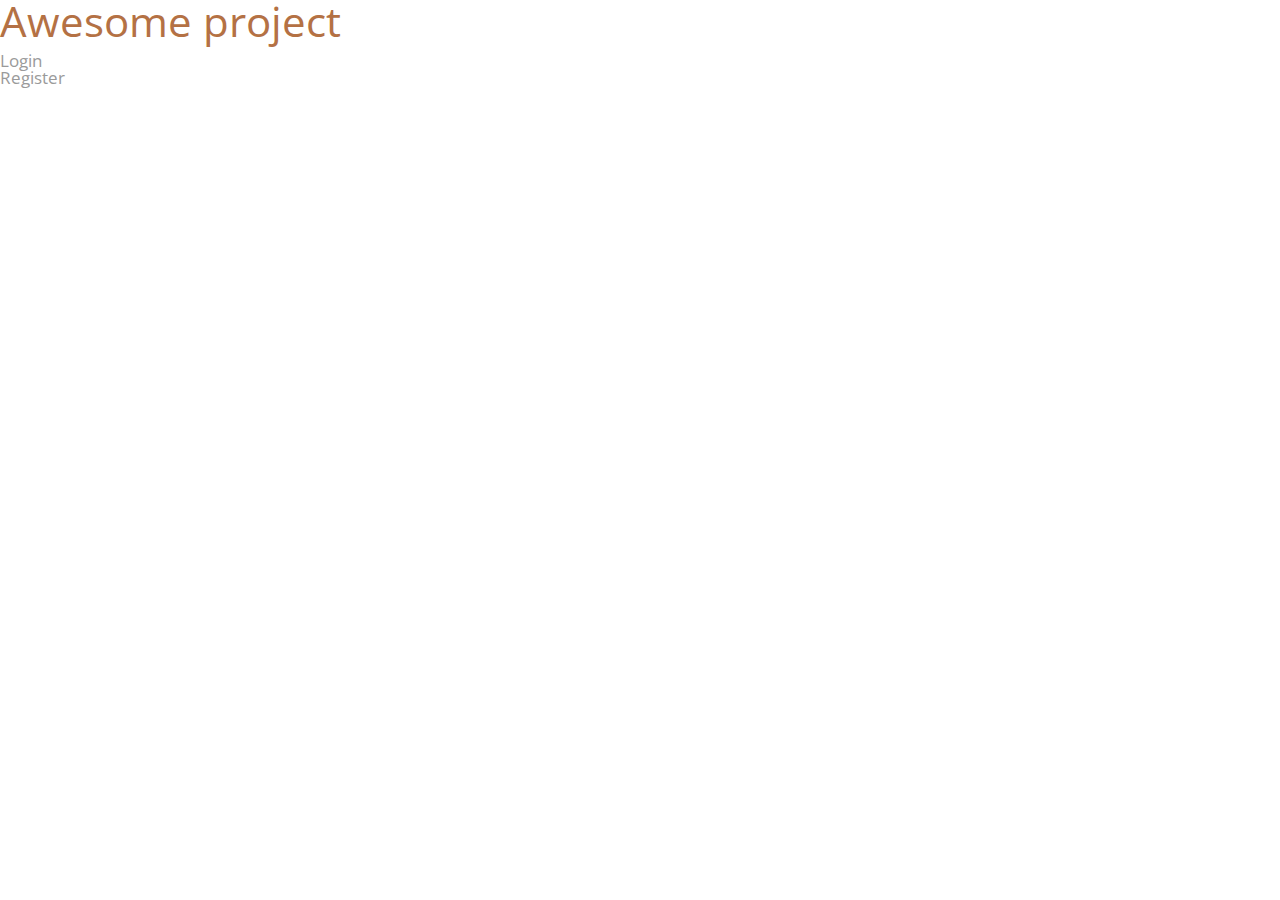
<file: index.html>
<!DOCTYPE html>
<head>
  <title>Home Page</title>
  <link href="https://fonts.googleapis.com/css?family=Open+Sans&display=swap" rel="stylesheet">
  
  <link href="./styles/reset.css" rel="stylesheet" />
  <link href="./styles/styles.css" rel="stylesheet" />
</head>
<body>
  <h1>Awesome project</h1>

  <nav>
    <ul class="main-menu">
      <li class="menu-item">
        <a href="./pages/login.html">Login</a>
      </li>
      <li class="menu-item">
        <a href="./pages/register.html">Register</a>
      </li>
    </ul>
  </nav>
</body>
</file>
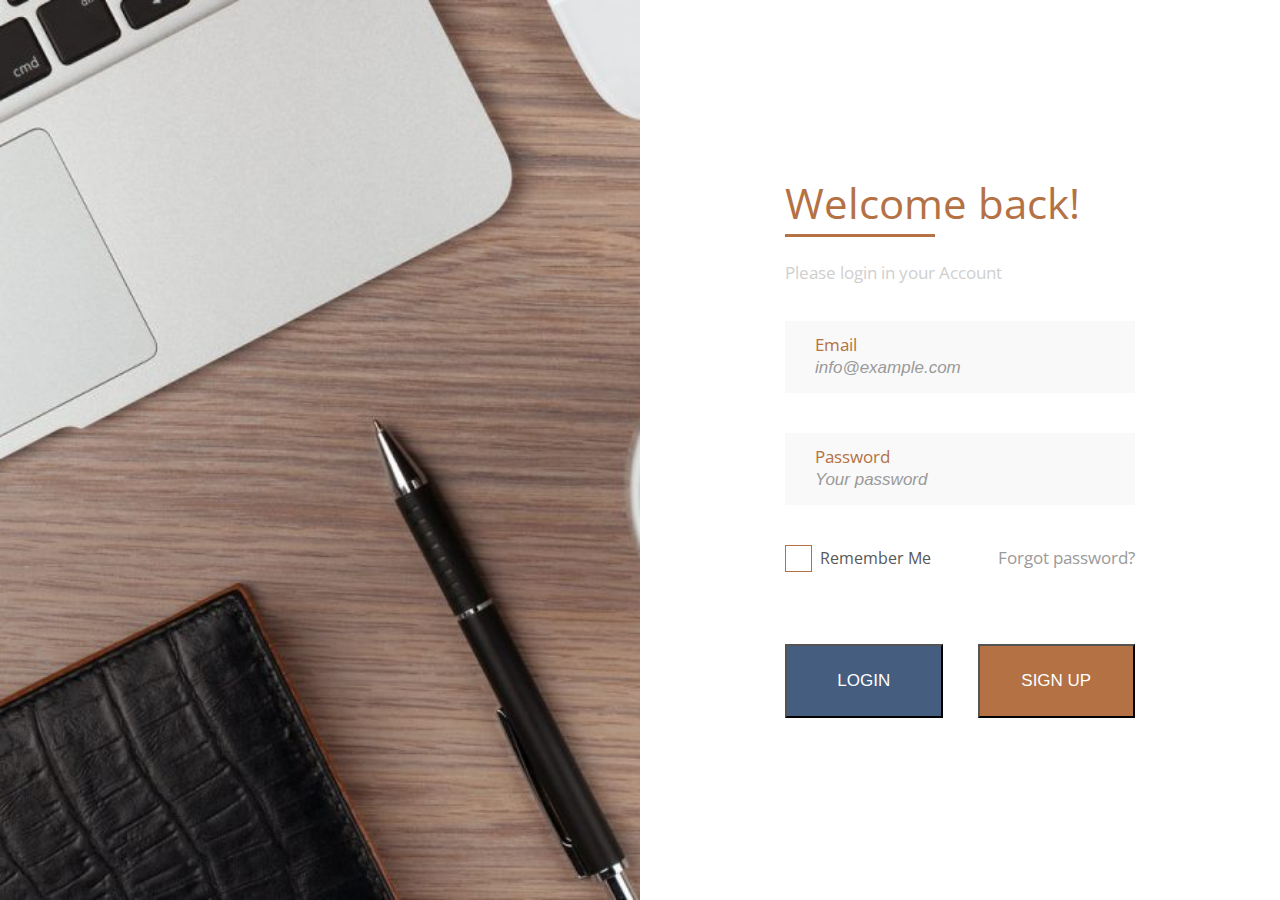
<file: pages/login.html>
<!DOCTYPE html>
<head>
  <title>Login Page</title>
  <link href="https://fonts.googleapis.com/css?family=Open+Sans&display=swap" rel="stylesheet" />

  <link href="../styles/reset.css" rel="stylesheet" />
  <link href="../styles/styles.css" rel="stylesheet" />
</head>
<body>
  <!-- Main Wrapper -->
  <div id="main-wrapper">
    <div id="left-side" class="page-side"></div>
    <div id="right-side" class="page-side">
      <div class="side-inner">
        <h1>Welcome back!</h1>
        <span class="h1-underline"></span>
        <p class="description">Please login in your Account</p>
        <form id="login-form" class="form" action="/auth/login" method="POST">
          <div class="input-wrapper">
            <label for="email">
              Email
              <input type="email" name="email" id="email" placeholder="info@example.com" />
            </label>
          </div>

          <div class="input-wrapper">
            <label for="password">
              Password
              <input type="password" name="password" id="password" placeholder="Your password" />
            </label>
          </div>

          <div class="bottom-wrapper">
            <label for="remember" class="checkbox-wrapper">
              Remember Me
              <input type="checkbox" name="remember" id="remember" />
              <span class="checkmark"></span>
            </label>

            <div class="link-wrapper">
              <a href="./reset-password.html">Forgot password?</a>
            </div>
          </div>
          <div class="buttons-wrapper">
            <button type="submit" id="login" class="button">Login</button>
            <button type="submit" id="sign-up" class="button">Sign up</button>
          </div>
        </form>
      </div>
    </div>
  </div>
</body>
</file>
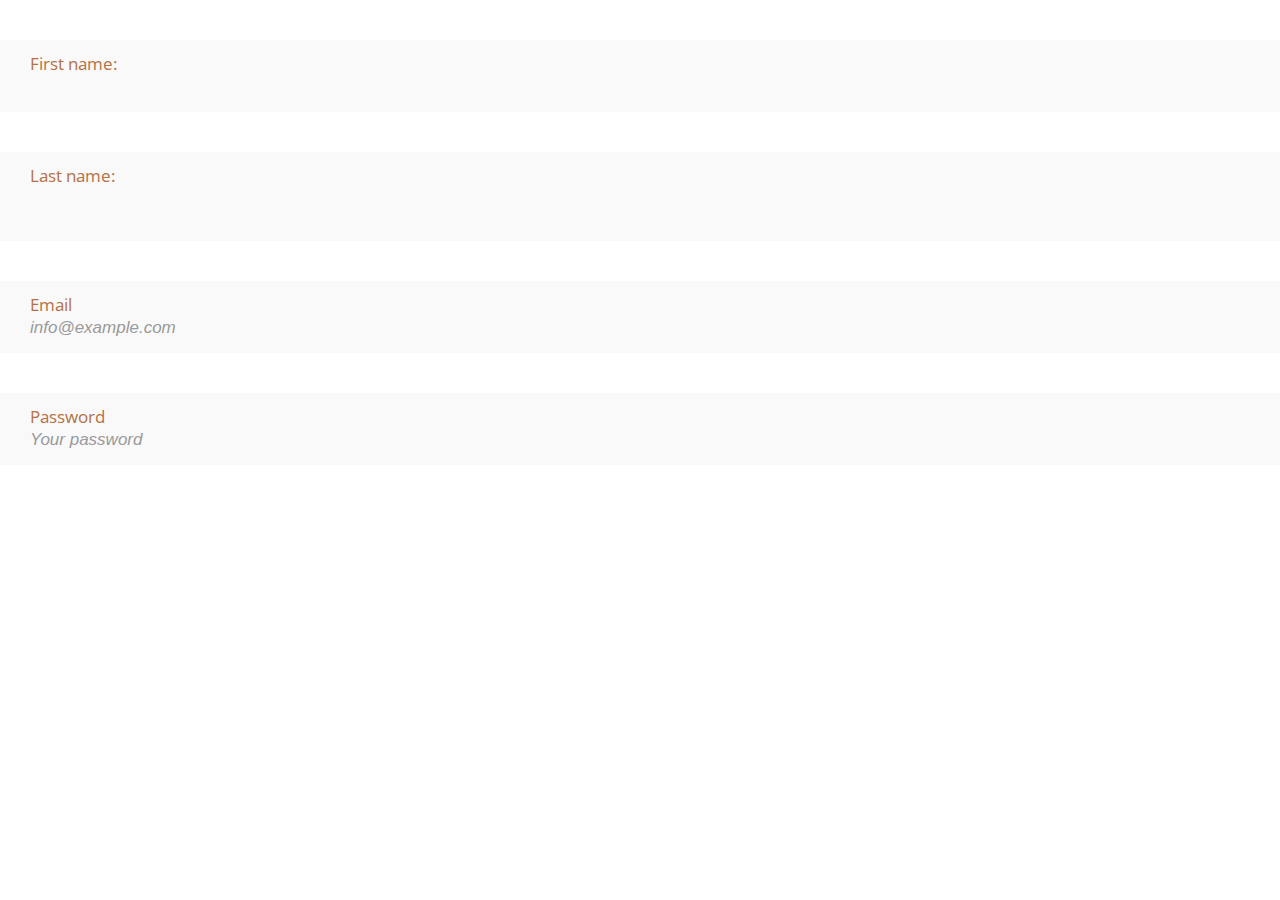
<file: pages/register.html>
<!DOCTYPE html>
<head>
  <title>Register Page</title>
  <link href="https://fonts.googleapis.com/css?family=Open+Sans&display=swap" rel="stylesheet" />

  <link href="../styles/reset.css" rel="stylesheet" />
  <link href="../styles/styles.css" rel="stylesheet" />
</head>
<body>
  <div >
      <div class="input-wrapper">
          <label for="Prenume">
            First name: <input type="text" name="fname"><br>
          </label>
        </div>

        <div class="input-wrapper">
            <label for="Nume de Familie">
              Last name: <input type="text" name="lname"><br><br>
            </label>
          </div>    

    <div class="input-wrapper">
      <label for="email">
        Email
        <input type="email" name="email" id="email" placeholder="info@example.com" />
      </label>
    </div>

    <div class="input-wrapper">
      <label for="password">
        Password
        <input type="password" name="password" id="password" placeholder="Your password" />
      </label>
    </div>
  </div>
</body>
</file>
<file: styles/styles.css>
html {
  display: flex;
  height: 100%;
}

body {
  color: #585858;
  flex: 1;
  font-family: "Open Sans", sans-serif;
  font-size: 17px;
}

a {
  color: #9a9a9a;
  text-decoration: none;
}

a:hover {
  text-decoration: underline;
}

input::placeholder {
  color: #9a9a9a;
  font-style: italic;
}

.button {
  padding: 25px;
  flex: 1;
  text-transform: uppercase;
  color: white;
  background: #455d7f;
}

#main-wrapper {
  display: flex;
  min-height: 100%;
}

#main-wrapper .page-side {
  flex: 1;
}

#main-wrapper #left-side {
  background-color: transparent;
  background-image: url("../images/notebook.jpg");
  background-position: center;
  background-repeat: no-repeat;
  background-size: auto 100%;
}

#main-wrapper #right-side {
  display: flex;
  align-items: center;
  justify-content: center;
}

.side-inner {
  padding: 50px 30px;
  width: 350px;
}

h1 {
  color: #b47144;
  font-size: 42px;
  margin-bottom: 10px;
}

.h1-underline {
  background-color: #b47144;
  display: inline-block;
  width: 150px;
  height: 3px;
  margin-bottom: 25px;
}

.description {
  color: #cfcfcf;
  margin-bottom: 40px;
}

.input-wrapper {
  background-color: #f9f9f9;
  padding: 15px 30px;
  margin: 40px 0;
}

.input-wrapper:hover {
  border-left: 5px solid #b47144;
  padding-left: 25px;
}

.input-wrapper label {
  color: #b47144;
  display: block;
}

.input-wrapper input {
  background-color: transparent;
  border: none;
  color: #6f6f6f;
  margin-top: 5px;
  outline: none;
  padding: 0;
  width: 100%;
}

.bottom-wrapper,
.buttons-wrapper {
  display: flex;
  align-items: baseline;
  margin-top: 40px;
}

.bottom-wrapper .link-wrapper {
  align-items: flex-end;
}

.buttons-wrapper {
  margin-top: 60px;
}

/* The checkbox container */
.checkbox-wrapper {
  display: inline-block;
  position: relative;
  padding-left: 35px;
  margin-bottom: 12px;
  cursor: pointer;
  font-size: 22px;
  -webkit-user-select: none;
  -moz-user-select: none;
  -ms-user-select: none;
  user-select: none;

  font-size: 16px;
  line-height: 27px;
  flex: 1;
  color: #585858;
}

/* Hide the browser's default checkbox */
.checkbox-wrapper input {
  position: absolute;
  opacity: 0;
  cursor: pointer;
  height: 0;
  width: 0;
}

/* Create a custom checkbox */
.checkbox-wrapper .checkmark {
  background-color: white;
  border: 1px solid #b47144;
  position: absolute;
  top: 0;
  left: 0;
  height: 25px;
  width: 25px;
}

/* On mouse-over, add a grey background color */
.checkbox-wrapper:hover input ~ .checkmark {
  background-color: #eee;
}

/* When the checkbox is checked, add a blue background */
.checkbox-wrapper input:checked ~ .checkmark {
  background-color: #b47144;
}

/* Create the checkmark/indicator (hidden when not checked) */
.checkbox-wrapper .checkmark:after {
  content: "";
  position: absolute;
  display: none;
}

/* Show the checkmark when checked */
.checkbox-wrapper input:checked ~ .checkmark:after {
  display: block;
}

/* Style the checkmark/indicator */
.checkbox-wrapper .checkmark:after {
  left: 9px;
  top: 5px;
  width: 5px;
  height: 10px;
  border: solid white;
  border-width: 0 3px 3px 0;
  -webkit-transform: rotate(45deg);
  -ms-transform: rotate(45deg);
  transform: rotate(45deg);
}

#login {
  margin-right: 35px;
}

#sign-up {
  background-color: #b47144;
}

#send {
  background-color: aqua
}
</file>
